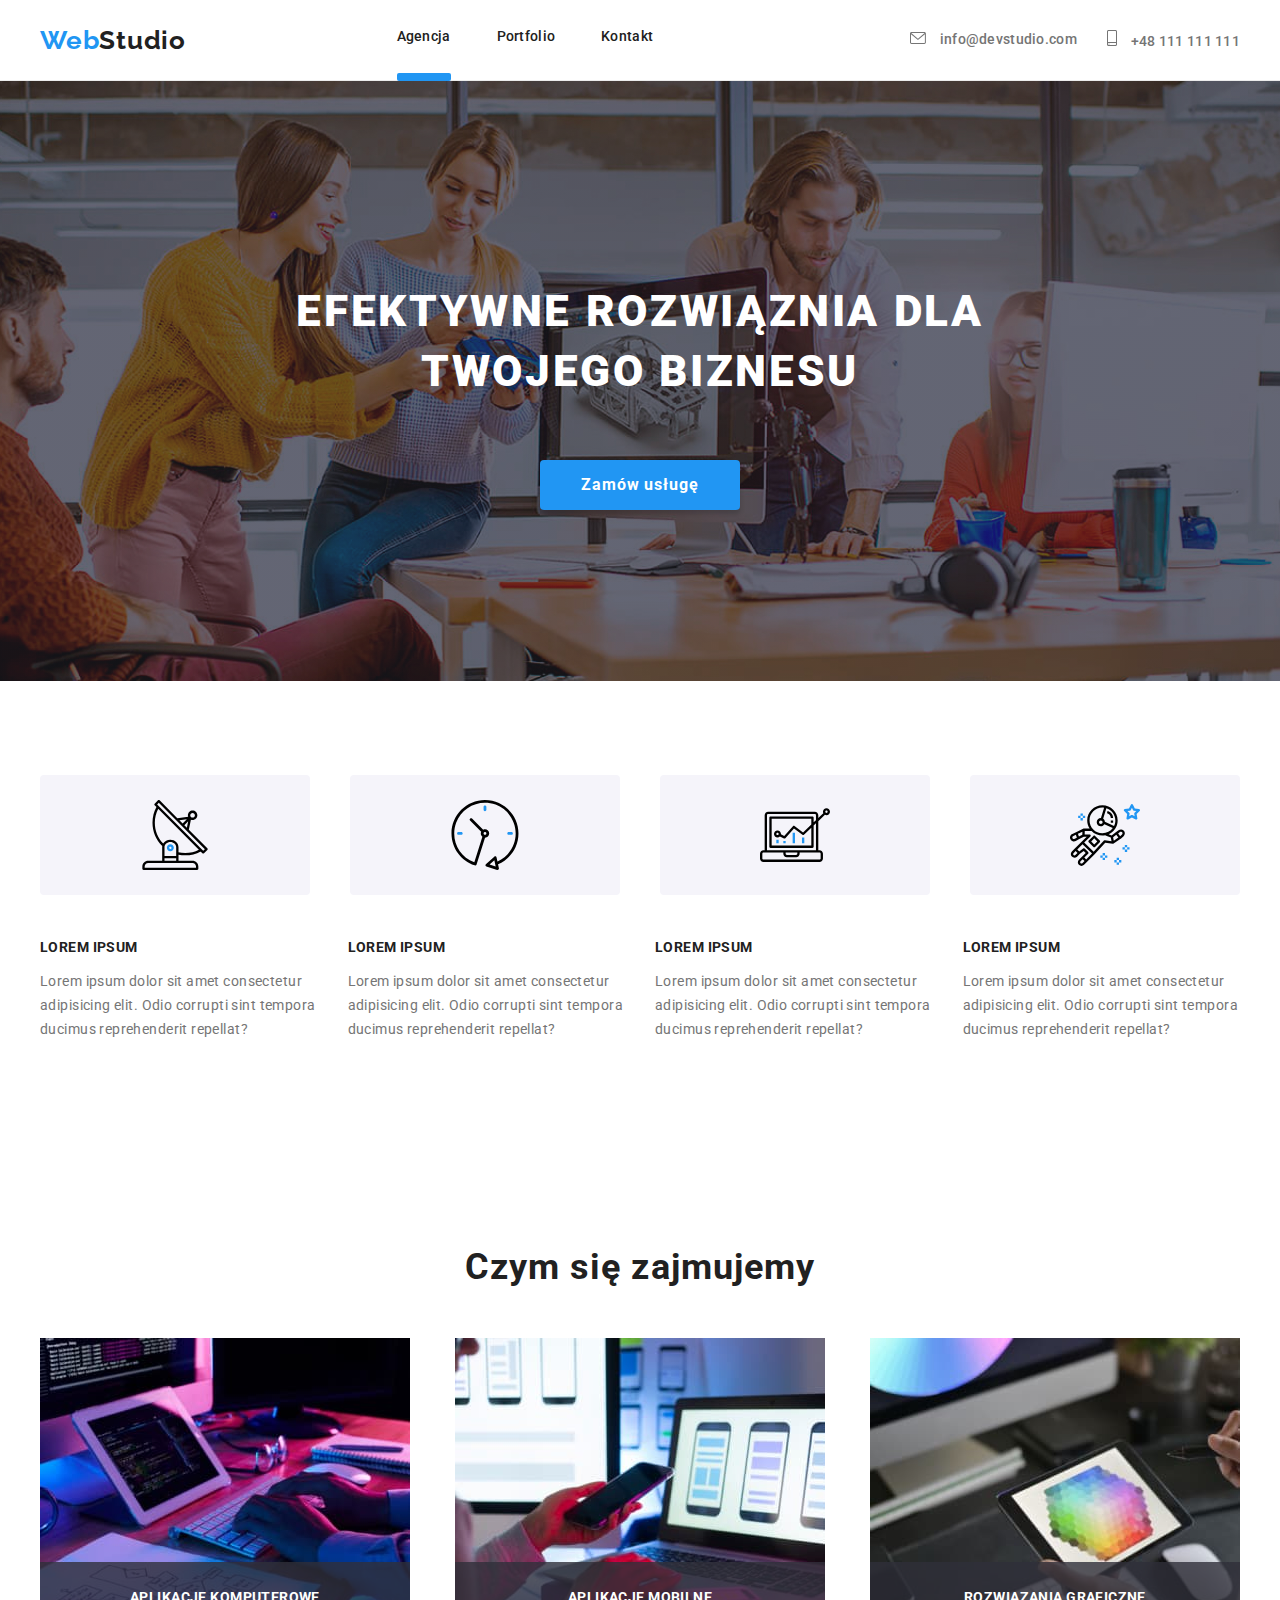
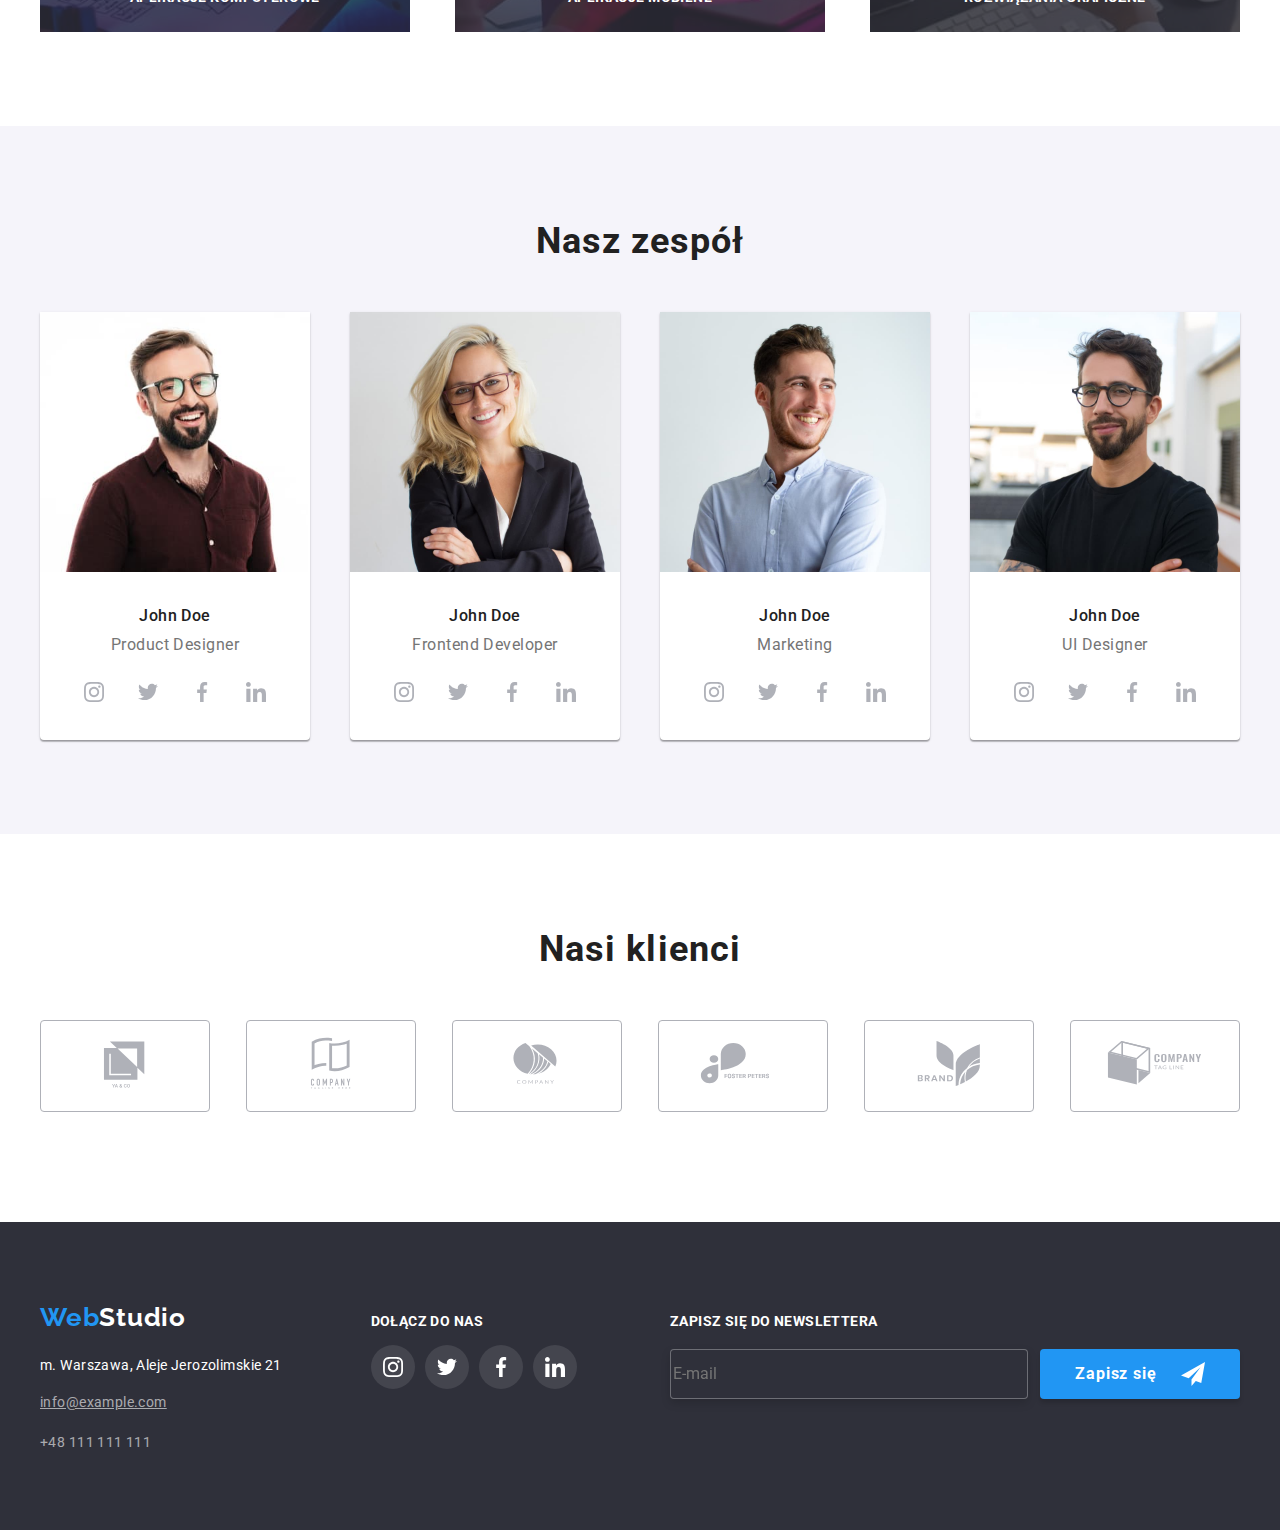
<file: index.html>
<!DOCTYPE html>
<html lang="en">
  <head>
    <meta charset="UTF-8" />
    <meta http-equiv="X-UA-Compatible" content="IE=edge" />
    <meta name="viewport" content="width=device-width, initial-scale=1.0" />
    <title>Studio</title>
    <link
      rel="stylesheet"
      href="https://cdnjs.cloudflare.com/ajax/libs/modern-normalize/1.0.0/modern-normalize.min.css"
    />
    <link rel="preconnect" href="https://fonts.googleapis.com" />
    <link rel="preconnect" href="https://fonts.gstatic.com" crossorigin />
    <link
      href="https://fonts.googleapis.com/css2?family=Raleway:ital,wght@0,700;1,700&family=Roboto:ital,wght@0,400;0,500;0,700;0,900;1,400;1,500;1,700;1,900&display=swap"
      rel="stylesheet"
    />
    <link rel="stylesheet" href="CSS/styles.css" />
  </head>
  <body>
    <header>
      <div class="container page-header">
        <h2>
          <a href="index.html" class="logo-header"
            ><span class="first-letters">Web</span>Studio</a
          >
        </h2>
        <nav>
          <ul class="list-menu">
            <li class="nav-menu">
              <a href="index.html" class="header-menu active">Agencja</a>
            </li>
            <li class="nav-menu">
              <a href="portfolio.html" class="header-menu">Portfolio</a>
            </li>
            <li class="nav-menu">
              <a href="" class="header-menu">Kontakt</a>
            </li>
          </ul>
        </nav>
        <section class="header-contact">
          <section class="contact-email">
            <a href="mailto:info@devstudio.com"
              ><svg class="icon-envelop" width="16px" height="12px">
                <use href="./images/icons.svg#icon-envelope"></use></svg
            ></a>
            <a href="mailto:info@devstudio.com" class="e-mail"
              >info@devstudio.com</a
            >
          </section>
          <section class="contact-phone">
            <a href="tel:+48111111111">
              <svg class="icon-smartphone" width="10px" height="16px">
                <use href="./images/icons.svg#icon-smartphone"></use></svg
            ></a>
            <a href="tel:+48111111111" class="phone-number">+48 111 111 111</a>
          </section>
        </section>
      </div>
    </header>
    <main>
      <section class="service-section section">
        <div class="container">
          <ul class="title-and-button">
            <li>
              <h1 class="main-title">
                EFEKTYWNE ROZWIĄZNIA DLA TWOJEGO BIZNESU
              </h1>
            </li>
            <li>
              <button
                type="button"
                class="order-button modal-btn"
                data-modal-open
              >
                Zamów usługę
              </button>
            </li>
          </ul>
        </div>
      </section>
      <section class="section">
        <div class="container">
          <ul class="assets-icons-list">
            <li class="assets-icons">
              <svg class="icons">
                <use href="./images/icons.svg#icon-antenna"></use>
              </svg>
            </li>
            <li class="assets-icons">
              <svg class="icons">
                <use href="./images/icons.svg#icon-clock"></use>
              </svg>
            </li>
            <li class="assets-icons">
              <svg class="icons">
                <use href="./images/icons.svg#icon-diagram"></use>
              </svg>
            </li>
            <li class="assets-icons">
              <svg class="icons">
                <use href="./images/icons.svg#icon-astronaut"></use>
              </svg>
            </li>
          </ul>
          <ul class="lorem-list">
            <li class="lorem">
              <h3 class="title">lorem ipsum</h3>
              <p class="text">
                Lorem ipsum dolor sit amet consectetur adipisicing elit. Odio
                corrupti sint tempora ducimus reprehenderit repellat?
              </p>
            </li>
            <li class="lorem">
              <h3 class="title">lorem ipsum</h3>
              <p class="text">
                Lorem ipsum dolor sit amet consectetur adipisicing elit. Odio
                corrupti sint tempora ducimus reprehenderit repellat?
              </p>
            </li>
            <li class="lorem">
              <h3 class="title">lorem ipsum</h3>
              <p class="text">
                Lorem ipsum dolor sit amet consectetur adipisicing elit. Odio
                corrupti sint tempora ducimus reprehenderit repellat?
              </p>
            </li>
            <li class="lorem">
              <h3 class="title">lorem ipsum</h3>
              <p class="text">
                Lorem ipsum dolor sit amet consectetur adipisicing elit. Odio
                corrupti sint tempora ducimus reprehenderit repellat?
              </p>
            </li>
          </ul>
        </div>
      </section>
      <section class="section">
        <div class="container">
          <h2 class="profession-title">Czym się zajmujemy</h2>
          <ul class="photo-profession">
            <li class="profession">
              <img src="images/img.jpg" alt="osoba pisząca na klawiaturze" />
              <p class="profession-text">aplikacje komputerowe</p>
            </li>
            <li class="profession">
              <img
                src="images/img(1).jpg"
                alt="osoba trzyma telefon i sprawdza"
              />
              <p class="profession-text">aplikacje mobilne</p>
            </li>
            <li class="profession">
              <img
                src="images/img(2).jpg"
                alt="osoba trzyma tablet na którym wyświetlona jest paleta kolorów"
              />
              <p class="profession-text">rozwiązania graficzne</p>
            </li>
          </ul>
        </div>
      </section>
      <section class="section team-section">
        <div class="container">
          <h2 class="our-team">Nasz zespół</h2>
          <ul class="team">
            <li>
              <figure class="person">
                <img
                  src="images/img(3).jpg"
                  alt="mężczyzna w okularach i bordowej koszuli"
                  width="270"
                  height="260"
                />
                <figcaption class="name-and-position">
                  <p class="name">John Doe</p>
                  <p class="position">Product Designer</p>
                </figcaption>
                <ul class="social-list">
                  <li class="social-links-item">
                    <a class="social-list-link" href="#"></a>
                    <svg class="social-icons">
                      <use href="./images/icons.svg#icon-instagram"></use>
                    </svg>
                  </li>
                  <li class="social-links-item">
                    <a class="social-list-link" href="#"></a>
                    <svg class="social-icons">
                      <use href="./images/icons.svg#icon-twitter"></use>
                    </svg>
                  </li>
                  <li class="social-links-item">
                    <a class="social-list-link" href="#"></a
                    ><svg class="social-icons">
                      <use href="./images/icons.svg#icon-facebook"></use>
                    </svg>
                  </li>
                  <li class="social-links-item">
                    <a class="social-list-link" href="#"></a
                    ><svg class="social-icons">
                      <use href="./images/icons.svg#icon-linkedin"></use>
                    </svg>
                  </li>
                </ul>
              </figure>
            </li>
            <li>
              <figure class="person">
                <img
                  src="images/img(4).jpg"
                  alt="kobieta w okularch"
                  width="270"
                  height="260"
                />
                <figcaption class="name-and-position">
                  <p class="name">John Doe</p>
                  <p class="position">Frontend Developer</p>
                </figcaption>
                <ul class="social-list">
                  <li class="social-links-item">
                    <a class="social-list-link" href="#"></a>
                    <svg class="social-icons">
                      <use href="./images/icons.svg#icon-instagram"></use>
                    </svg>
                  </li>
                  <li class="social-links-item">
                    <a class="social-list-link" href="#"></a>
                    <svg class="social-icons">
                      <use href="./images/icons.svg#icon-twitter"></use>
                    </svg>
                  </li>
                  <li class="social-links-item">
                    <a class="social-list-link" href="#"></a
                    ><svg class="social-icons">
                      <use href="./images/icons.svg#icon-facebook"></use>
                    </svg>
                  </li>
                  <li class="social-links-item">
                    <a class="social-list-link" href="#"></a
                    ><svg class="social-icons">
                      <use href="./images/icons.svg#icon-linkedin"></use>
                    </svg>
                  </li>
                </ul>
              </figure>
            </li>
            <li>
              <figure class="person">
                <img
                  src="images/img(5).jpg"
                  alt="mężczyzna w jasnej koszuli"
                  width="270"
                  height="260"
                />
                <figcaption class="name-and-position">
                  <p class="name">John Doe</p>
                  <p class="position">Marketing</p>
                </figcaption>
                <ul class="social-list">
                  <li class="social-links-item">
                    <a class="social-list-link" href="#"></a>
                    <svg class="social-icons">
                      <use href="./images/icons.svg#icon-instagram"></use>
                    </svg>
                  </li>
                  <li class="social-links-item">
                    <a class="social-list-link" href="#"></a>
                    <svg class="social-icons">
                      <use href="./images/icons.svg#icon-twitter"></use>
                    </svg>
                  </li>
                  <li class="social-links-item">
                    <a class="social-list-link" href="#"></a
                    ><svg class="social-icons">
                      <use href="./images/icons.svg#icon-facebook"></use>
                    </svg>
                  </li>
                  <li class="social-links-item">
                    <a class="social-list-link" href="#"></a
                    ><svg class="social-icons">
                      <use href="./images/icons.svg#icon-linkedin"></use>
                    </svg>
                  </li>
                </ul>
              </figure>
            </li>
            <li>
              <figure class="person">
                <img
                  src="images/img(6).jpg"
                  alt="mężczyzna w okularach i ciemnej koszuluce"
                  width="270"
                  height="260"
                />
                <figcaption class="name-and-position">
                  <p class="name">John Doe</p>
                  <p class="position">UI Designer</p>
                </figcaption>
                <ul class="social-list">
                  <li class="social-links-item">
                    <a class="social-list-link" href="#"></a>
                    <svg class="social-icons">
                      <use href="./images/icons.svg#icon-instagram"></use>
                    </svg>
                  </li>
                  <li class="social-links-item">
                    <a class="social-list-link" href="#"></a>
                    <svg class="social-icons">
                      <use href="./images/icons.svg#icon-twitter"></use>
                    </svg>
                  </li>
                  <li class="social-links-item">
                    <a class="social-list-link" href="#"></a
                    ><svg class="social-icons">
                      <use href="./images/icons.svg#icon-facebook"></use>
                    </svg>
                  </li>
                  <li class="social-links-item">
                    <a class="social-list-link" href="#"></a
                    ><svg class="social-icons">
                      <use href="./images/icons.svg#icon-linkedin"></use>
                    </svg>
                  </li>
                </ul>
              </figure>
            </li>
          </ul>
        </div>
      </section>
      <section class="section">
        <h2 class="our-customer">Nasi klienci</h2>
        <div class="container">
          <ul class="customer-list">
            <li class="customer">
              <a class="customer-link" href="#">
                <svg class="customer-icons">
                  <use href="./images/icons.svg#icon-client1"></use>
                </svg>
              </a>
            </li>
            <li class="customer">
              <a class="customer-link" href="#">
                <svg class="customer-icons">
                  <use href="./images/icons.svg#icon-client2"></use>
                </svg>
              </a>
            </li>
            <li class="customer">
              <a class="customer-link" href="#">
                <svg class="customer-icons">
                  <use href="./images/icons.svg#icon-client3"></use>
                </svg>
              </a>
            </li>
            <li class="customer">
              <a class="customer-link" href="#">
                <svg class="customer-icons">
                  <use href="./images/icons.svg#icon-client4"></use>
                </svg>
              </a>
            </li>
            <li class="customer">
              <a class="customer-link" href="#">
                <svg class="customer-icons">
                  <use href="./images/icons.svg#icon-client5"></use>
                </svg>
              </a>
            </li>
            <li class="customer">
              <a class="customer-link" href="#">
                <svg class="customer-icons">
                  <use href="./images/icons.svg#icon-client6"></use>
                </svg>
              </a>
            </li>
          </ul>
        </div>
      </section>
    </main>
    <footer class="footer-section">
      <div class="container footer">
        <div>
          <h2>
            <a href="index.html" class="logo-footer"
              ><span class="first-letters">Web</span
              ><span class="last-letters">Studio</span></a
            >
          </h2>
          <address class="address">m. Warszawa, Aleje Jerozolimskie 21</address>
          <address>
            <p>
              <a href="mailto:info@example.com" class="e-mail-footer"
                >info@example.com</a
              >
            </p>
            <p>
              <a href="tel:+48111111111" class="phone-number-footer"
                >+48 111 111 111</a
              >
            </p>
          </address>
        </div>
        <div class="footer-social-link">
          <h3 class="social-link-title">Dołącz do nas</h3>
          <ul class="footer-social-list">
            <li class="footer-social-links-item">
              <a class="footer-social-list-link" href="#"></a>
              <svg class="footer-social-icons">
                <use href="./images/icons.svg#icon-instagram"></use>
              </svg>
            </li>
            <li class="footer-social-links-item">
              <a class="footer-social-list-link" href="#"></a>
              <svg class="footer-social-icons">
                <use href="./images/icons.svg#icon-twitter"></use>
              </svg>
            </li>
            <li class="footer-social-links-item">
              <a class="footer-social-list-link" href="#"></a
              ><svg class="footer-social-icons">
                <use href="./images/icons.svg#icon-facebook"></use>
              </svg>
            </li>
            <li class="footer-social-links-item">
              <a class="footer-social-list-link" href="#"></a
              ><svg class="footer-social-icons">
                <use href="./images/icons.svg#icon-linkedin"></use>
              </svg>
            </li>
          </ul>
        </div>
        <div>
          <p class="newsletter-title">Zapisz się do newslettera</p>
          <div class="newsletter">
          <label>
            <input type="email" name="email" placeholder="E-mail" class="input-mail"/></label>
            <button type="submit" class="newsletter-button">Zapisz się
              <svg class="newsletter-icon"><use href="./images/icons.svg#icon-icon-send"></use>
              </svg>
            </button>
          </div>
        </div>
      </div>
    </footer>
    <div class="backdrop is-hidden" data-modal>
      <div class="modal">
        <button type="button" class="close-btn" data-modal-close>
          <svg class="close-icon">
            <use href="./images/icons.svg#icon-close-icon"></use>
          </svg>
        </button>
        <form class="form">
          <p class="modal-title">Zostaw swoje dane w formularzu poniżej</p>
          <div class="modal-box">
          <label class="label">
            Imie
            <input type="text" name="username" class="input" required/>
          <svg class="modal-icon">
            <use href="./images/icons.svg#icon-person-black"></use>
          </svg>
          </label>
          <label class="label">
            Telefon
            <input type="tel" name="phone_number" class="input" required />
            <svg class="modal-icon">
              <use href="./images/icons.svg#icon-phone-black"></use>
            </svg>
          </label>
          <label class="label">
            Email
            <input type="email" name="email" class="input" required />
            <svg class="modal-icon">
              <use href="./images/icons.svg#icon-email-black"></use>
            </svg>
          </label>        
          <label class="label">
            Komentarz
            <textarea name="feedback" rows="5" placeholder="Wprowadź tekst" class="textarea"></textarea>
          </label>
          <label class="user-policy">
            <input type="checkbox" name="aaccept-policy" class="modal-form-poicy visually-hidden"/>
           <p class="modal-form-poicy-text"> Oświadczam iż akceptuję <a href="" class="link"><span class="color">Regulamin</span></a> i <a href="" class="link"><span class="color">Politykę Prywatności.</span></a>
          </p></label>        
          <button type="submit" class="submit-button">Wyślij</button>
          </div>
        </form>
      </div>
    </div>
    <script src="js/modal.js"></script>
  </body>
</html>
</file>
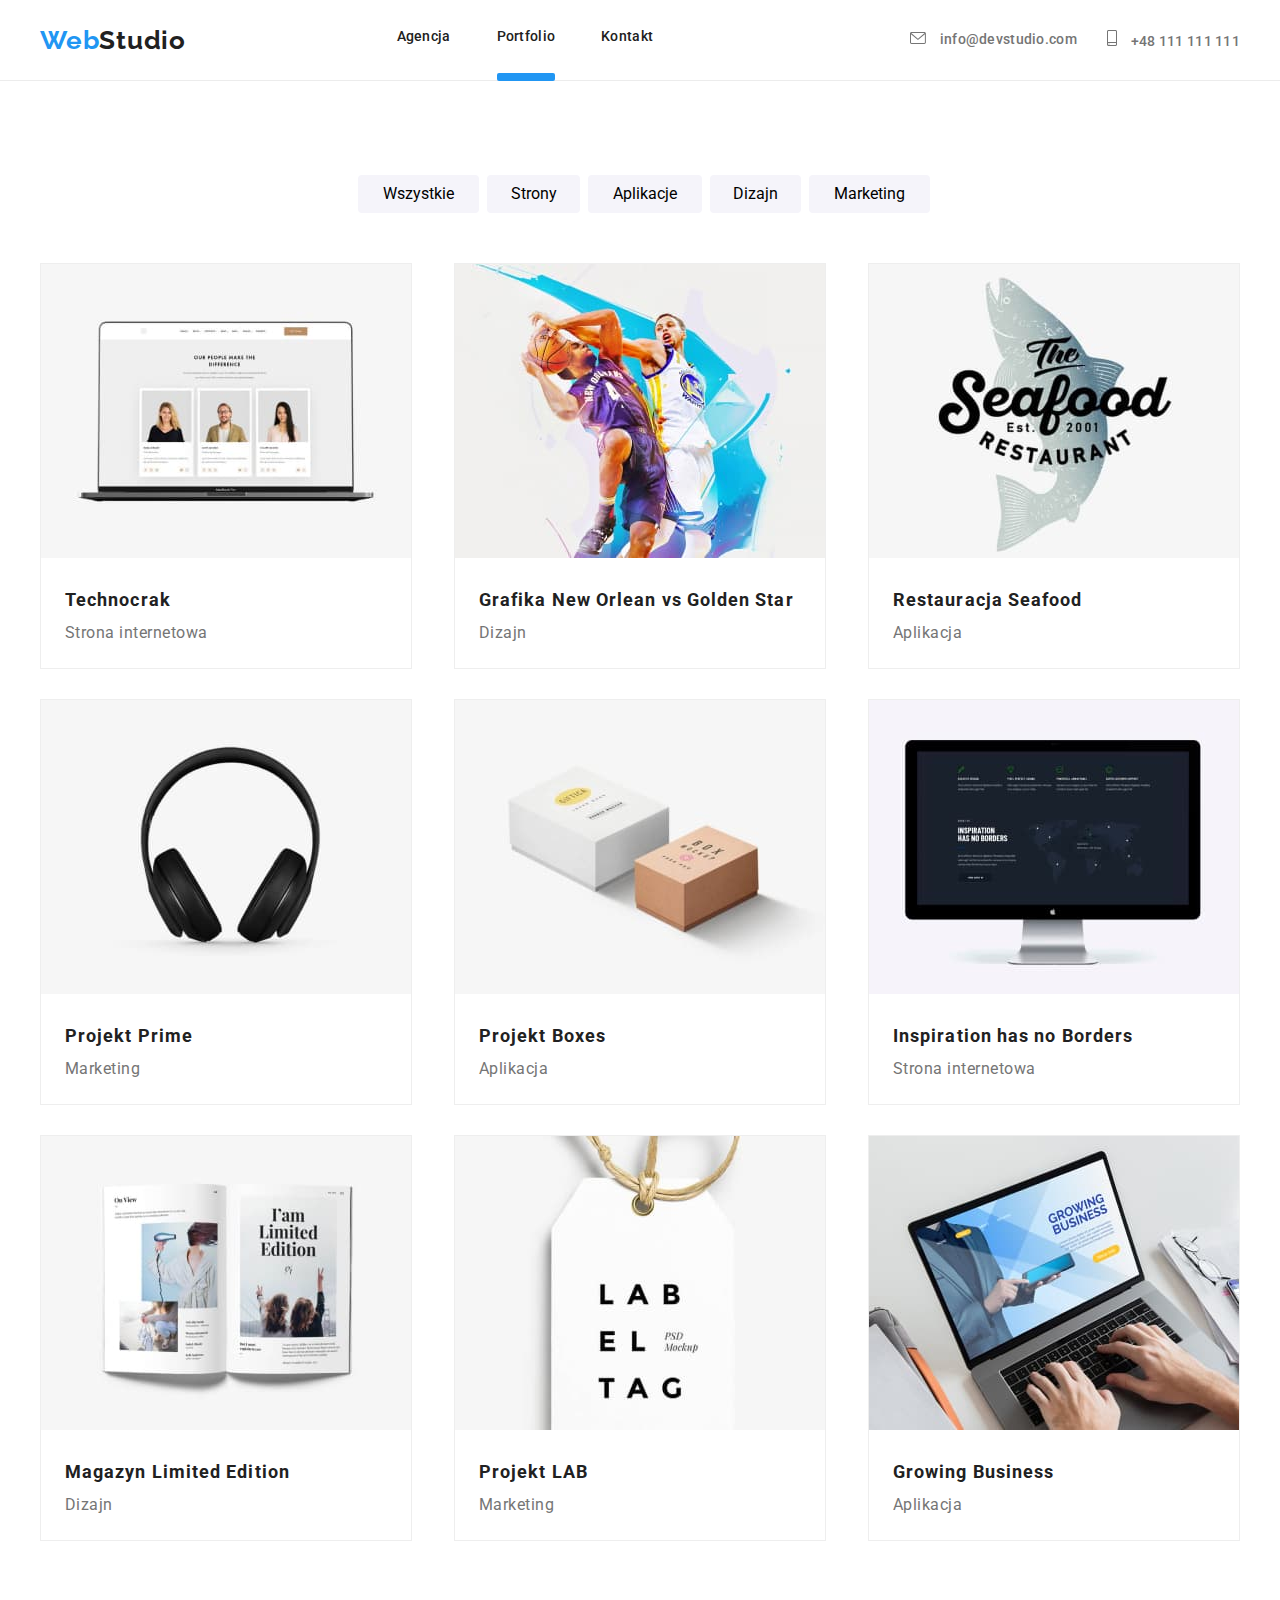
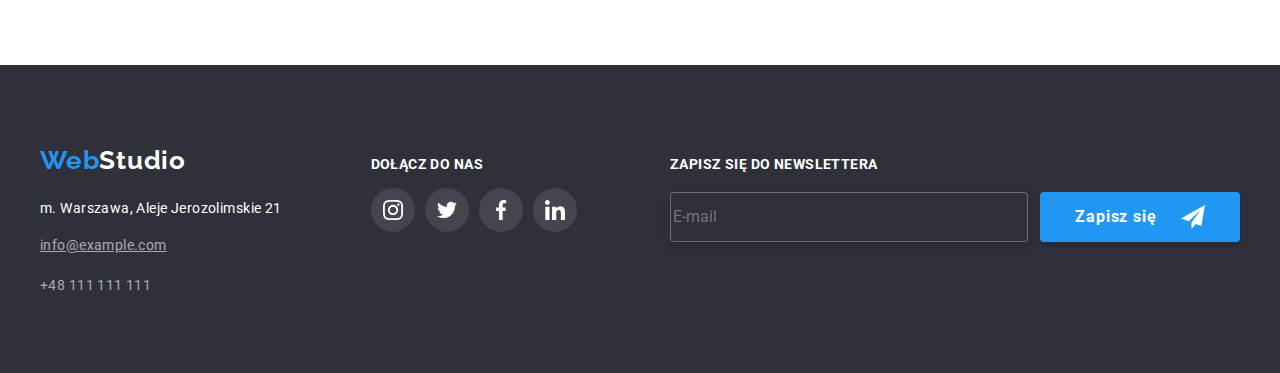
<file: portfolio.html>
<!DOCTYPE html>
<html lang="en">
  <head>
    <meta charset="UTF-8" />
    <meta http-equiv="X-UA-Compatible" content="IE=edge" />
    <meta name="viewport" content="width=device-width, initial-scale=1.0" />
    <title>Portfolio</title>
    <link
      rel="stylesheet"
      href="https://cdnjs.cloudflare.com/ajax/libs/modern-normalize/1.0.0/modern-normalize.min.css"
    />
    <link rel="stylesheet" href="CSS/styles.css" />
    <link rel="preconnect" href="https://fonts.googleapis.com" />
    <link rel="preconnect" href="https://fonts.gstatic.com" crossorigin />
    <link
      href="https://fonts.googleapis.com/css2?family=Raleway:ital,wght@0,700;1,700&family=Roboto:ital,wght@0,400;0,500;0,700;0,900;1,400;1,500;1,700;1,900&display=swap"
      rel="stylesheet"
    />
  </head>
  <body>
    <header>
      <div class="container page-header">
        <h2>
          <a href="index.html" class="logo-header"
            ><span class="first-letters">Web</span>Studio</a
          >
        </h2>
        <nav>
          <ul class="list-menu">
            <li class="nav-menu">
              <a href="index.html" class="header-menu">Agencja</a>
            </li>
            <li class="nav-menu">
              <a href="portfolio.html" class="header-menu active">Portfolio</a>
            </li>
            <li class="nav-menu"><a href="" class="header-menu">Kontakt</a></li>
          </ul>
        </nav>
        <section class="header-contact">
          <section class="contact-email">
            <a href="mailto:info@devstudio.com"
              ><svg class="icon-envelop" width="16px" height="12px">
                <use href="./images/icons.svg#icon-envelope"></use></svg
            ></a>
            <a href="mailto:info@devstudio.com" class="e-mail"
              >info@devstudio.com</a
            >
          </section>
          <section class="contact-phone">
            <a href="tel:+48111111111">
              <svg class="icon-smartphone" width="10px" height="16px">
                <use href="./images/icons.svg#icon-smartphone"></use></svg
            ></a>
            <a href="tel:+48111111111" class="phone-number">+48 111 111 111</a>
          </section>
        </section>
      </div>
    </header>
    <main>
      <section class="section">
        <div class="container">
          <section class="nav-button">
            <ul class="filtr-button">
              <li>
                <button type="button" class="filtr filtr1">Wszystkie</button>
              </li>
              <li>
                <button type="button" class="filtr filtr2">Strony</button>
              </li>
              <li>
                <button type="button" class="filtr filtr3">Aplikacje</button>
              </li>
              <li>
                <button type="button" class="filtr filtr4">Dizajn</button>
              </li>
              <li>
                <button type="button" class="filtr filtr5">Marketing</button>
              </li>
            </ul>
          </section>
          <section>
            <ul class="project-list">
              <li class="product">
                <figure class="project">
                  <img
                    src="images/laptop.jpg"
                    alt="laptop with 3 photos of people on the screen"
                    width="370"
                    height="294"
                  />
                  <div class="overlay">
                    <p class="description">
                      Technocrack jest popularną platformą wykorzystywaną do
                      rozpowszechniania koronawirusa. Firmy wykorzystują tę
                      platformę do celów szpiegowskich i ataków na
                      niezabezpieczone serwery konkurencji
                    </p>
                  </div>
                  <figcaption class="name-product">
                    <h3 class="project-name">Technocrak</h3>
                    <p class="filtr-name">Strona internetowa</p>
                  </figcaption>
                </figure>
              </li>
              <li class="product">
                <figure class="project">
                  <img
                    src="images/basketball-players.jpg"
                    alt="two men playing basketball"
                    width="370"
                    height="294"
                  />
                  <div class="project-description">
                    <div class="overlay">
                      <p class="description">
                        Technocrack jest popularną platformą wykorzystywaną do
                        rozpowszechniania koronawirusa. Firmy wykorzystują tę
                        platformę do celów szpiegowskich i ataków na
                        niezabezpieczone serwery konkurencji
                      </p>
                    </div>
                  </div>
                  <figcaption class="name-product">
                    <h3 class="project-name">
                      Grafika New Orlean vs Golden Star
                    </h3>
                    <p class="filtr-name">Dizajn</p>
                  </figcaption>
                </figure>
              </li>
              <li class="product">
                <figure class="project">
                  <img
                    src="images/restaurant-logo.jpg"
                    alt="logo with a fish and an inscription The Seafood restaurant"
                    width="370"
                    height="294"
                  />
                  <div class="project-description">
                    <div class="overlay">
                      <p class="description">
                        Technocrack jest popularną platformą wykorzystywaną do
                        rozpowszechniania koronawirusa. Firmy wykorzystują tę
                        platformę do celów szpiegowskich i ataków na
                        niezabezpieczone serwery konkurencji
                      </p>
                    </div>
                  </div>
                  <figcaption class="name-product">
                    <h3 class="project-name">Restauracja Seafood</h3>
                    <p class="filtr-name">Aplikacja</p>
                  </figcaption>
                </figure>
              </li>
              <li class="product">
                <figure class="project">
                  <img
                    src="images/headphones.jpg"
                    alt="black headphones"
                    width="370"
                    height="294"
                  />
                  <div class="project-description">
                    <div class="overlay">
                      <p class="description">
                        Technocrack jest popularną platformą wykorzystywaną do
                        rozpowszechniania koronawirusa. Firmy wykorzystują tę
                        platformę do celów szpiegowskich i ataków na
                        niezabezpieczone serwery konkurencji
                      </p>
                    </div>
                  </div>
                  <figcaption class="name-product">
                    <h3 class="project-name">Projekt Prime</h3>
                    <p class="filtr-name">Marketing</p>
                  </figcaption>
                </figure>
              </li>
              <li class="product">
                <figure class="project">
                  <img
                    src="images/boxes.jpg"
                    alt="two boxes, one white, the other brown"
                    width="370"
                    height="294"
                  />
                  <div class="project-description">
                    <div class="overlay">
                      <p class="description">
                        Technocrack jest popularną platformą wykorzystywaną do
                        rozpowszechniania koronawirusa. Firmy wykorzystują tę
                        platformę do celów szpiegowskich i ataków na
                        niezabezpieczone serwery konkurencji
                      </p>
                    </div>
                  </div>
                  <figcaption class="name-product">
                    <h3 class="project-name">Projekt Boxes</h3>
                    <p class="filtr-name">Aplikacja</p>
                  </figcaption>
                </figure>
              </li>
              <li class="product">
                <figure class="project">
                  <img
                    src="images/monitor.jpg"
                    alt="monitor with displayed website"
                    width="370"
                    height="294"
                  />
                  <div class="project-description">
                    <div class="overlay">
                      <p class="description">
                        Technocrack jest popularną platformą wykorzystywaną do
                        rozpowszechniania koronawirusa. Firmy wykorzystują tę
                        platformę do celów szpiegowskich i ataków na
                        niezabezpieczone serwery konkurencji
                      </p>
                    </div>
                  </div>
                  <figcaption class="name-product">
                    <h3 class="project-name">Inspiration has no Borders</h3>
                    <p class="filtr-name">Strona internetowa</p>
                  </figcaption>
                </figure>
              </li>
              <li class="product">
                <figure class="project">
                  <img
                    src="images/catalog.jpg"
                    alt="picture magazine"
                    width="370"
                    height="294"
                  />
                  <div class="project-description">
                    <div class="overlay">
                      <p class="description">
                        Technocrack jest popularną platformą wykorzystywaną do
                        rozpowszechniania koronawirusa. Firmy wykorzystują tę
                        platformę do celów szpiegowskich i ataków na
                        niezabezpieczone serwery konkurencji
                      </p>
                    </div>
                  </div>
                  <figcaption class="name-product">
                    <h3 class="project-name">Magazyn Limited Edition</h3>
                    <p class="filtr-name">Dizajn</p>
                  </figcaption>
                </figure>
              </li>
              <li class="product">
                <figure class="project">
                  <img
                    src="images/tag.jpg"
                    alt=" tag with the inscription LAB EL TAG"
                    width="370"
                    height="294"
                  />
                  <div class="project-description">
                    <div class="overlay">
                      <p class="description">
                        Technocrack jest popularną platformą wykorzystywaną do
                        rozpowszechniania koronawirusa. Firmy wykorzystują tę
                        platformę do celów szpiegowskich i ataków na
                        niezabezpieczone serwery konkurencji
                      </p>
                    </div>
                  </div>
                  <figcaption class="name-product">
                    <h3 class="project-name">Projekt LAB</h3>
                    <p class="filtr-name">Marketing</p>
                  </figcaption>
                </figure>
              </li>
              <li class="product">
                <figure class="project">
                  <img
                    src="images/laptop-and-hands.jpg"
                    alt="hands typing on the laptop keyboard"
                    width="370"
                    height="294"
                  />
                  <div class="project-description">
                    <div class="overlay">
                      <p class="description">
                        Technocrack jest popularną platformą wykorzystywaną do
                        rozpowszechniania koronawirusa. Firmy wykorzystują tę
                        platformę do celów szpiegowskich i ataków na
                        niezabezpieczone serwery konkurencji
                      </p>
                    </div>
                  </div>
                  <figcaption class="name-product">
                    <h3 class="project-name">Growing Business</h3>
                    <p class="filtr-name">Aplikacja</p>
                  </figcaption>
                </figure>
              </li>
            </ul>
          </section>
        </div>
      </section>
    </main>
    <footer class="footer-section">
      <div class="container footer">
        <div>
          <h2>
            <a href="index.html" class="logo-footer"
              ><span class="first-letters">Web</span
              ><span class="last-letters">Studio</span></a
            >
          </h2>
          <address class="address">m. Warszawa, Aleje Jerozolimskie 21</address>
          <address>
            <p>
              <a href="mailto:info@example.com" class="e-mail-footer"
                >info@example.com</a
              >
            </p>
            <p>
              <a href="tel:+48111111111" class="phone-number-footer"
                >+48 111 111 111</a
              >
            </p>
          </address>
        </div>
        <div class="footer-social-link">
          <h3 class="social-link-title">Dołącz do nas</h3>
          <ul class="footer-social-list">
            <li class="footer-social-links-item">
              <a class="footer-social-list-link" href="#"></a>
              <svg class="footer-social-icons">
                <use href="./images/icons.svg#icon-instagram"></use>
              </svg>
            </li>
            <li class="footer-social-links-item">
              <a class="footer-social-list-link" href="#"></a>
              <svg class="footer-social-icons">
                <use href="./images/icons.svg#icon-twitter"></use>
              </svg>
            </li>
            <li class="footer-social-links-item">
              <a class="footer-social-list-link" href="#"></a
              ><svg class="footer-social-icons">
                <use href="./images/icons.svg#icon-facebook"></use>
              </svg>
            </li>
            <li class="footer-social-links-item">
              <a class="footer-social-list-link" href="#"></a
              ><svg class="footer-social-icons">
                <use href="./images/icons.svg#icon-linkedin"></use>
              </svg>
            </li>
          </ul>
        </div>
        <div>
          <p class="newsletter-title">Zapisz się do newslettera</p>
          <div class="newsletter">
          <label>
            <input type="email" name="email" placeholder="E-mail" class="input-mail"/></label>
            <button type="submit" class="newsletter-button">Zapisz się
              <svg class="newsletter-icon"><use href="./images/icons.svg#icon-icon-send"></use>
              </svg>
            </button>
          </div>
      </div>
    </footer>
  </body>
</html>
</file>
<file: CSS/styles.css>
body{
    font-family: 'Roboto';
    font-style: normal;
    color:#212121;
}

.container{
   width: 1200px;
   margin: 0 auto;
   padding: 0px;
}

.section{
    padding-top: 94px;
    padding-bottom: 94px;
}

/* nagłówek */
header{
    background-color: #FFFFFF;
    border-bottom: 1px solid #ECECEC;
}
.page-header{    
    height: 80px;
    display: flex;
    justify-content:space-between;
    align-items: center;
    flex-direction: row;
}

/* logo */

.first-letters {
    color: #2196F3;
}
.logo-header {
    text-decoration: none;
    color:#212121;
    width: 145px;
    height: 31px;
    font-family: 'Raleway';
    font-style: normal;
    font-weight: 700;
    font-size: 26px;
    line-height: 31px;
    letter-spacing: 0.03em;
}
/* nawigacja w nagłówku */

.list-menu{
    list-style: none;
    display: flex;
    padding: 0px;
    margin: 0px;
    }

.header-menu {
    text-decoration: none;
    color: #212121;
    width: 53px;
    height: 16px;
    font-weight: 500;
    font-size: 14px;
    line-height: 16px;
    letter-spacing: 0.02em;
}
.nav-menu{
    margin-right: 46px;
    
}

.header-menu:hover,
.header-menu:focus {
    color:#2196F3;
    text-decoration: none;
    transition-duration: 250ms;
    transition-timing-function: cubic-bezier(0.4, 0, 0.2, 1);
}
.active::after{
    content: "";
    border: 4px solid #2196F3;
    border-radius: 2px;
    display: block;
    position: relative;
    top: 28px;
}


/* kontakty w nagłówku */
.header-contact{
    display: flex;
}
.e-mail{
    text-decoration: none;
    color: #757575;
    width: 135px;
    height: 16px;
    font-weight: 500;
    font-size: 14px;
    line-height: 16px;
    letter-spacing: 0.02em;
    margin-right: 30px;
    margin-left: 10px;
}
.e-mail:hover{
    color:#2196F3;
    transition-duration: 250ms;
    transition-timing-function: cubic-bezier(0.4, 0, 0.2, 1);
}

.icon-envelop,
.icon-smartphone{
fill: #757575;
}

.contact-email:hover svg,
.contact-phone:hover svg{
    fill:#2196F3;
    transition-duration: 250ms;
    transition-timing-function: cubic-bezier(0.4, 0, 0.2, 1);
}

.phone-number{
    text-decoration: none;
    color: #757575;
    width: 110px;
    height: 16px;
    font-weight: 500;
    font-size: 14px;
    line-height: 16px;
    letter-spacing: 0.02em;
    margin-left: 10px;
}
.phone-number:hover{
    color:#2196F3;
    transition-duration: 250ms;
    transition-timing-function: cubic-bezier(0.4, 0, 0.2, 1);
}

.contact{
    display: inline-flex;        
}

/* Stopka */

.footer-section{
    background-color:  #2F303A;
    padding-top: 60px;
    padding-bottom: 60px;
    display: flex;
}
    
.footer{
    display: flex;  
    justify-content: space-between;
    align-items: baseline;
}

.footer-social-link{
    padding-top: 12px;
}

.logo-footer{
    text-decoration: none;
    color: black;
    width: 145px;
    height: 31px;
    font-family: 'Raleway';
    font-weight: 700;
    font-size: 26px;
    line-height: 31px;
    letter-spacing: 0.03em;
}
.last-letters{
    color: #FFFFFF;
}
.address{
    color: #FFFFFF;
    width: 247px;
    height: 21px;
    font-style: normal;
    font-weight: 400;
    font-size: 14px;
    line-height: 24px;
    letter-spacing: 0.03em;
}
.e-mail-footer{
    color: rgba(255, 255, 255, 0.6);
    width: 231px;
    height: 21px;
    font-style: normal;
    font-weight: 400;
    font-size: 14px;
    line-height: 24px;
    letter-spacing: 0.03em;
    text-decoration-line: underline;
}
.phone-number-footer{
    color: rgba(255, 255, 255, 0.6);
    text-decoration: none;
    width: 231px;
    height: 21px;
    font-style: normal;
    font-weight: 400;
    font-size: 14px;
    line-height: 24px;
    letter-spacing: 0.03em;
}

.social-link-title{
    font-weight: 700;
    font-size: 14px;
    line-height: 16px;
    letter-spacing: 0.03em;
    text-transform: uppercase;
    color: #FFFFFF;
}

.footer-social-list{
    list-style: none;
    display: flex;
    justify-content: space-between; 
    align-items: center;  
    margin-top: 16px;   
    padding: 0px; 
       
 }
    
.footer-social-icons{
    width: 20px;
    height: 20px;
    align-items: center; 
    fill: #FFFFFF;
}
    
.footer-social-links-item{
    justify-content: center;
    align-items: center;
    display: flex;
    width: 44px;
    height: 44px;
    background: rgba(255, 255, 255, 0.1);   
    border-radius: 50%;
    cursor: pointer;
    margin-right: 10px;
}

.footer-social-links-item:hover{
    background-color: #2196F3;  
    transition-duration: 250ms;
    transition-timing-function: cubic-bezier(0.4, 0, 0.2, 1);
}
.footer-social-icons:hover{
    fill: #FFFFFF;
    transition-duration: 250ms;
    transition-timing-function: cubic-bezier(0.4, 0, 0.2, 1);
}
.newsletter-title{    
    font-family: 'Roboto';
    font-style: normal;
    font-weight: 700;
    font-size: 14px;
    line-height: 16px;
    letter-spacing: 0.03em;
    text-transform: uppercase;
    color: #FFFFFF;
    margin: 0px;
}
.newsletter{
    display: flex;
    justify-content: center;
    align-items: center;
}
.input-mail{
    width: 358px;
    height: 50px;
    border: 1px solid rgba(255, 255, 255, 0.3);
    filter: drop-shadow(0px 4px 4px rgba(0, 0, 0, 0.15));
    border-radius: 4px;
    background: #2F303A;
    margin-top: 20px;
}
.newsletter-button{
    display: flex;
    align-items: center;
    justify-content: center;
    width: 200px;
    height: 50px;
    background: #2196F3;
    box-shadow: 0px 4px 4px rgba(0, 0, 0, 0.15);
    border-radius: 4px;
    border: 0px;
    margin-left: 12px;
    margin-top: 20px;
    font-weight: 700;
    font-size: 16px;
    line-height: 30px;
    letter-spacing: 0.06em;
    color: #FFFFFF;   
    cursor: pointer;
}
.newsletter-icon{     
    width: 24px;
    height: 24px;
    margin-left: 24px;
    fill:#FFFFFF;
    
}

    /* protfolio bottom */

.filtr-button{
    list-style-type: none;
    display: flex;  
    justify-content: center;
    margin: 0px;
    padding: 0px;
}

.filtr{
    background-color:#F5F4FA;
    border-radius: 4px;
    border: 0px;
    cursor: pointer;
    margin-left: 8px;
}

.filtr:hover,
.filtr:focus{
    background-color:#2196F3;
    color:  #FFFFFF;
    box-shadow: 0px 3px 1px rgba(0, 0, 0, 0.1), 0px 1px 2px rgba(0, 0, 0, 0.08), 0px 2px 2px rgba(0, 0, 0, 0.12);
    transition-duration: 250ms;
    transition-timing-function: cubic-bezier(0.4, 0, 0.2, 1);
}


/* rozmiary przycisków */
.filtr1{
    width: 121px;
    height: 38px;
}
.filtr2{
    width: 93px;
    height: 38px;
}
.filtr3{
    width: 114px;
    height: 38px;
}
.filtr4{
    width: 91px;
    height: 38px;
}
.filtr5{
    width: 121px;
    height: 38px;
}

.nav-button{
    margin-bottom: 50px;
}
/* zdjecie produktu */
.project-list{
    list-style: none;
    display: flex;
    flex-wrap: wrap;
    padding: 0px;
    margin: 0px;
    justify-content: space-between;
    }

.product{    
    display: flex;
    justify-content: space-between;
    box-sizing: border-box;
    border: 1px solid #EEEEEE;
    margin: 0px;
    padding: 0px;
    margin-bottom: 30px;
    cursor: pointer;    
}
.project{
    position: relative;
    width: 370px;
    height: 404px;
    margin: 0px;
    overflow: hidden;
    align-items: center;     
}

.name-product{
    z-index: 1001;
    position: absolute;
    background-color: #fff;
    bottom: 0;
    left: 0;
    width: 100%;
    padding-bottom: 20px;
    padding-left: 24px;
    padding-top: 20px;
}

.project-name{
    width: 322px;
    height: 36px;
    font-weight: 700;
    font-size: 18px;
    line-height: 36px;
    letter-spacing: 0.06em;
    margin: 0px;
    padding: 0px;
    padding-bottom: 4px;
}

.filtr-name{
    color: #757575;
    width: 322px;
    height: 30px;
    font-weight: 400;
    font-size: 16px;
    line-height: 30px;
    letter-spacing: 0.03em;
    margin: 0px;
    padding: 0px;    
}


.project:hover .overlay {
    transform: translateY(0);
    transition-duration: 250ms;
    transition-timing-function: cubic-bezier(0.4, 0, 0.2, 1);
}

  
.description{
    font-size: 18px;
    line-height: 28px;
    letter-spacing: 0.03em;
    color: #FFFFFF;
    padding-left: 24px;
    padding-right: 24px;
    margin: 0px;
    padding-top: 49px;
}

.overlay{
    position: absolute;
    top: 0;
    left: 0;
    width: 100%;
    height: 100%;
    transform: translateY(100%);
    background-color: rgba(33, 150, 243, 0.9);;
    transition-duration: 250ms;
    transition-timing-function: cubic-bezier(0.4, 0, 0.2, 1);
}

    /* sekcja "efektywne rozwiązania */
.service-section{
   background: #2F303A;
   height: 600px;
   display:flex;
   justify-content: center;
   align-items: center;
   background-image: linear-gradient(rgba(47, 48, 58, 0.4),
   rgba(47, 48, 58, 0.4)), url(../images/group.jpg);
   background-repeat: no-repeat;
   background-size: cover;
   background-position: center;
   }
 


.title-and-button{
    display: flex;
    flex-direction: column;
    list-style: none;
    padding: 0px;
    margin: 0px;
    align-items: center;
}

.main-title{
    color: #FFFFFF;
    width: 696px;
    height: 120px;
    font-weight: 900;
    font-size: 44px;
    line-height: 60px;
    text-align: center;
    letter-spacing: 0.06em;
    text-transform: uppercase;
}


.order-button{
    /*botton*/
    background: #2196F3;
    width: 200px;
    height: 50px;
    box-shadow: 0px 4px 4px rgba(0, 0, 0, 0.15);
    border-radius: 4px;
    border: 0px;
    margin-top: 30px;
    /*text in botton*/
    font-weight: 700;
    font-size: 16px;
    line-height: 30px;
    letter-spacing: 0.06em;
    color:#FFFFFF;
    cursor: pointer;
    padding: 0px;   
}


/*lorem list nasze atuty*/
.assets-icons-list{
    list-style: none;
    display: flex;
    justify-content: space-between;
    align-items: center;
    padding: 0px;
    margin: 0px;
    margin-bottom: 30px;
}  


.assets-icons{
    width: 270px;
    height: 120px;
    justify-content: center;
    align-items: center;
    display: flex;
    background: #F5F4FA;
    border-radius: 4px;
}

.icons:hover{
    fill:#2196F3;
    transition-duration: 250ms;
    transition-timing-function: cubic-bezier(0.4, 0, 0.2, 1);
}

.icons{
    width: 70px;
    height: 70px;
}

.lorem-list{
    list-style-type: none;
    display: flex;
    gap: 30px;
    padding: 0px;
    margin: 0px;
}

.title{
    width: 270px;
    height: 16px;
    font-weight: 700;
    font-size: 14px;
    line-height: 16px;
    letter-spacing: 0.03em;
    text-transform: uppercase;
}
.text{    
    height: 75px;
    font-size: 14px;
    line-height: 24px;
    letter-spacing: 0.03em;
    color: #757575;
}

/* sekcja: "Czym się zajmujemy" */
.profession-title{
    font-weight: 700;
    font-size: 36px;
    line-height: 42px;
    text-align: center;
    letter-spacing: 0.03em;
    margin: 0px;
    margin-bottom: 50px;
}

.photo-profession{
    display: flex;
    justify-content: space-between;
    align-items: center;
    padding: 0px;
    margin: 0px;
    list-style-type: none;      
}
.profession{
    position: relative; 
    display: flex;
    justify-content: space-between;
}
    
    


.profession-text{
    display: flex;
    align-items: center;
    justify-content: center;
    margin: 0px;
    width: 370px;
    height: 70px;    
    background: rgba(47, 48, 58, 0.8);  
    font-weight: 700;
    font-size: 14px;
    line-height: 16px;        
    letter-spacing: 0.03em;
    text-transform: uppercase;
    color: #FFFFFF;
}

.profession > .profession-text{
    position: absolute;
    background-color: rgba(47, 48, 58, 0.8);
    bottom: 0px;
    right: 0px;
    padding: 0px;
}
/* sekcja "Nasz zespół" */

.team-section{
    background: #F5F4FA;
    
}
.our-team{
    font-weight: 700;
    font-size: 36px;
    line-height: 42px;
    text-align: center;
    letter-spacing: 0.03em;
    margin: 0px;
    margin-bottom: 50px;
}
.team{
    list-style: none;
    display: flex;
    justify-content: space-between;
    padding: 0px;
    margin: 0px;
}

.person{
    height: 428px;
    background: #FFFFFF;
    box-shadow: 0px 1px 3px rgba(0, 0, 0, 0.12), 0px 1px 1px rgba(0, 0, 0, 0.14), 0px 2px 1px rgba(0, 0, 0, 0.2);
    border-radius: 0px 0px 4px 4px;
    margin: 0px;
}
.name-and-position {
    display: flex;
    flex-direction: column;
    text-align: center;
}
.name{
    font-weight: 500;
    font-size: 16px;
    line-height: 19px;
    letter-spacing: 0.03em;
    margin: 0px;
    padding-bottom: 10px;
    padding-top: 30px;    
}
.position{
    font-size: 16px;
    line-height: 19px;
    letter-spacing: 0.03em;
    color: #757575;
    margin: 0px;
}
.social-list{
    list-style: none;
    display: flex;
    justify-content: space-between; 
    align-items: center;  
    margin-top: 16px;   
    padding: 0px; 
    margin-right: 32px;
    margin-left: 32px;
}

.social-icons{
    width: 20px;
    height: 20px;
    align-items: center; 
    fill: #AFB1B8;    
}

.social-links-item{
    justify-content: center;
    align-items: center;
    display: flex;
    width: 44px;
    height: 44px;    
    border-radius: 50%;
    cursor: pointer;
}

.social-links-item:hover{
    background-color: #2196F3;
    transition-duration: 250ms;
    transition-timing-function: cubic-bezier(0.4, 0, 0.2, 1);     
}
.social-links-item:hover svg{
    fill: #FFFFFF;
    transition-duration: 250ms;
    transition-timing-function: cubic-bezier(0.4, 0, 0.2, 1);
}


/* sekcja nasi klienci */
.our-customer{
    font-weight: 700;
    font-size: 36px;
    line-height: 42px;
    text-align: center;
    letter-spacing: 0.03em;
    margin: 0px;
    margin-bottom: 50px;
}

.customer-list{
    list-style: none;
    display: flex;
    justify-content: space-between; 
    align-items: center;      
    padding: 0px;     
}
.customer{
    justify-content: center;
    align-items: center;
    display: flex;
    cursor: pointer;
    width: 170px;
    height: 92px;    
    border: 1px solid #AFB1B8;
    border-radius: 4px;   
}
.customer-icons{
    width: 106px;
    height: 60.04px;
    fill:#AFB1B8;
}
.customer:hover{
    border: 1px solid #2196F3;
    transition-duration: 250ms;
    transition-timing-function: cubic-bezier(0.4, 0, 0.2, 1);
}
.customer:hover svg{
    fill:#2196F3;
    transition-duration: 250ms;
    transition-timing-function: cubic-bezier(0.4, 0, 0.2, 1);
}

/*okno modalne*/
.backdrop {
    position: fixed;
    top: 0;
    left: 0;
    width: 100vw;
    height:100vh;
    background: rgba(0, 0, 0, 0.2);
    transition-duration: 250ms;
    transition-timing-function: cubic-bezier(0.4, 0, 0.2, 1);
    transition-property: opacity, transform;
    opacity: 100%; 
}

.modal{   
    position: absolute;
    top: 50%;
    left: 50%;    
    width: 528px;
    height: 581px;
    background-color: #FFFFFF;
    box-shadow: 0px 1px 3px rgba(0, 0, 0, 0.12), 0px 1px 1px rgba(0, 0, 0, 0.14), 0px 2px 1px rgba(0, 0, 0, 0.2);
    border-radius: 4px;
    transform: translate(-50%,-50%);
    transition-duration: 250ms;
    transition-timing-function: cubic-bezier(0.4, 0, 0.2, 1);
    transition-property: opacity, transform;
    opacity: 100%; 
}

.close-btn{
    position: absolute;
    top: 8px;
    right: 8px;
    width: 30px;
    height: 30px;
    background: #FFFFFF;
    border: 1px solid rgba(0, 0, 0, 0.1);
    border-radius: 50%;
    padding: 0px;
    display: flex;
    align-items: center;
    justify-content: center;
}
.close-btn:hover{
    cursor: pointer;
    transition-duration: 250ms;
    transition-timing-function: cubic-bezier(0.4, 0, 0.2, 1);
}
.is-hidden{
    opacity: 0;
    visibility: hidden;
    pointer-events: none;
}

.close-icon{
    width: 11px;
    height: 11px;
    fill: #000;
}

/* FORMULARZ OKNA MODALNEGO*/
.modal-title{
    font-weight: 700;
    font-size: 20px;
    line-height: 23px;
    text-align: center;
    letter-spacing: 0.03em;
    color: #212121;
    margin-top: 40px;
}

.modal-box{
    display:flex;
    flex-direction: column;
    align-items: center;
    outline: none;
    
}
.label{
    display: flex;
    flex-direction: column;
    justify-content: center;    
    font-size: 12px;
    line-height: 14px;
    letter-spacing: 0.01em;
    color: #757575;
    margin-top: 10px;
    
    
    
}
.input{
    width: 448px;
    height: 40px;
    border: 1px solid rgba(33, 33, 33, 0.2);
    border-radius: 4px;
    margin-top: 4px;
    text-indent: 42px;
    padding: 0px
}


.modal-icon{
    position: absolute;
    display: flex;
    width: 18px;
    height: 18px;
    margin-top: 18px;
    margin-left: 12px;
    fill: #212121
}

input:focus, 
textarea:focus {
    outline: none;
    transition-duration: 250ms;
    transition-timing-function: cubic-bezier(0.4, 0, 0.2, 1);
}
.input:focus-within,
.textarea:focus-within {
    border-color:#2196F3;
    transition-duration: 250ms;
    transition-timing-function: cubic-bezier(0.4, 0, 0.2, 1);     
}
.label:focus-within svg{
    fill: #2196F3;
    transition-duration: 250ms;
    transition-timing-function: cubic-bezier(0.4, 0, 0.2, 1);
}

.textarea{
    width: 448px;
    height: 120px;
    border: 1px solid rgba(33, 33, 33, 0.2);
    border-radius: 4px;
    font-size: 12px;
    line-height: 14px;
    letter-spacing: 0.01em;
    color: #757575;
    margin-top: 4px;
}

.user-policy{
    display: flex;
    align-items: center;
    margin-top: 20px;    
}

.modal-form-poicy-text{   
    font-size: 14px;
    line-height: 24px;
    letter-spacing: 0.03em;
    color: #757575;
    margin: 0px;
    margin-left: 8px;
}

.modal-form-poicy-text::before{
    display: inline-block;
    content: "";
    width: 16px;
    height: 15px;
    outline: 1px solid #212121;
    border-radius: 2px;
    margin-right: 9px;
    transition-duration: 250ms;
    transition-timing-function: cubic-bezier(0.4, 0, 0.2, 1);
}

.modal-form-poicy:checked + .modal-form-poicy-text::before{
    background-color:#2196F3;
    outline: 1px solid #2196F3;
    border-radius: 2px;
    background-image: url(../images/Vector.svg);
    background-repeat: no-repeat;
    background-size: cover;
    background-position: center;
    margin-right: 9px;
    
}
.visually-hidden{
    position: absolute !important;
    clip: rect(1px, 1px, 1px, 1px);
    
    padding: 0 !important;
    border: 0 !important;
    height: 1px !important;
    width: 1px !important;
    overflow: hidden;
}
.color{
    color: #2196F3;
    
}
.link{
    color: #2196F3;
    
}

.submit-button{
    width: 200px;
    height: 50px;
    background: #2196F3;
    box-shadow: 0px 4px 4px rgba(0, 0, 0, 0.15);
    border-radius: 4px;
    border: 0px;
    font-weight: 700;
    font-size: 16px;
    line-height: 30px;
    display: flex;
    align-items: center;
    text-align: center;
    justify-content: center;
    letter-spacing: 0.06em;
    color: #FFFFFF;
    margin-top: 30px;
}
</file>
